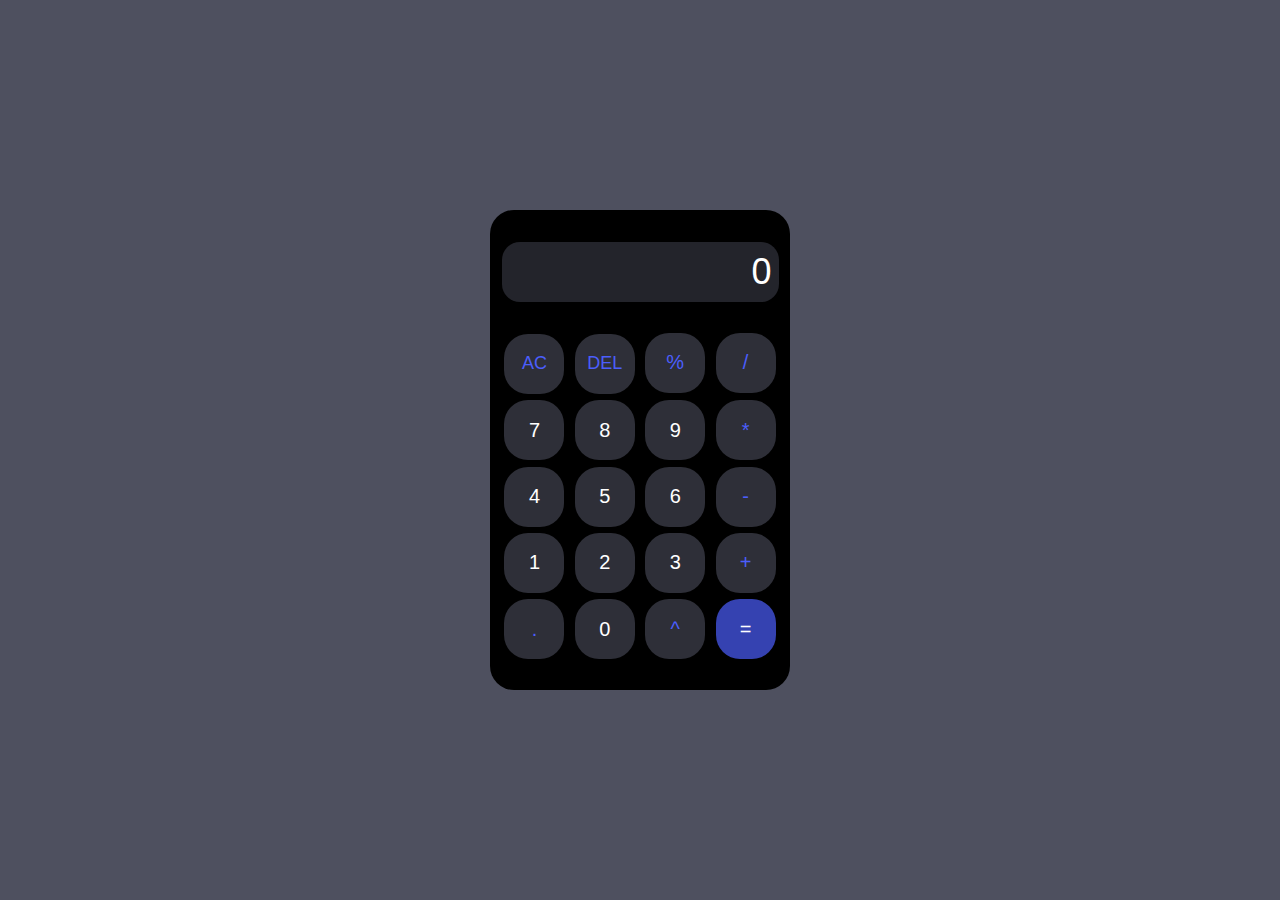
<file: calculator/index.html>
<!DOCTYPE html>
<html lang="en">
<head>
    <meta charset="UTF-8">
    <meta name="viewport" content="width=device-width, initial-scale=1.0">
    <title>Calculator</title>
    <link rel="stylesheet" href="styles.css">
</head>
<body>
    <div class="container">
        <input class="display" id="input" type="text" placeholder="0" readonly>
        <div class="button">
            <div class="r1">
                <button class="operator ac">AC</button>
                <button class="operator del">DEL</button>
                <button class="operator">%</button>
                <button class="operator">/</button>
            </div>
            <div class="r2">
                <button>7</button>
                <button>8</button>
                <button>9</button>
                <button class="operator">*</button>
            </div>
            <div class="r3">
                <button>4</button>
                <button>5</button>
                <button>6</button>
                <button class="operator">-</button>
            </div>
            <div class="r4">
                <button>1</button>
                <button>2</button>
                <button>3</button>
                <button class="operator">+</button>
            </div>
            <div class="r5">
                <button class="operator">.</button>
                <button>0</button>
                <button class="operator">^</button>
                <button class="equal">=</button>
            </div>
        </div>
    </div>
    <script src="script.js"></script>
</body>
</html>
</file>
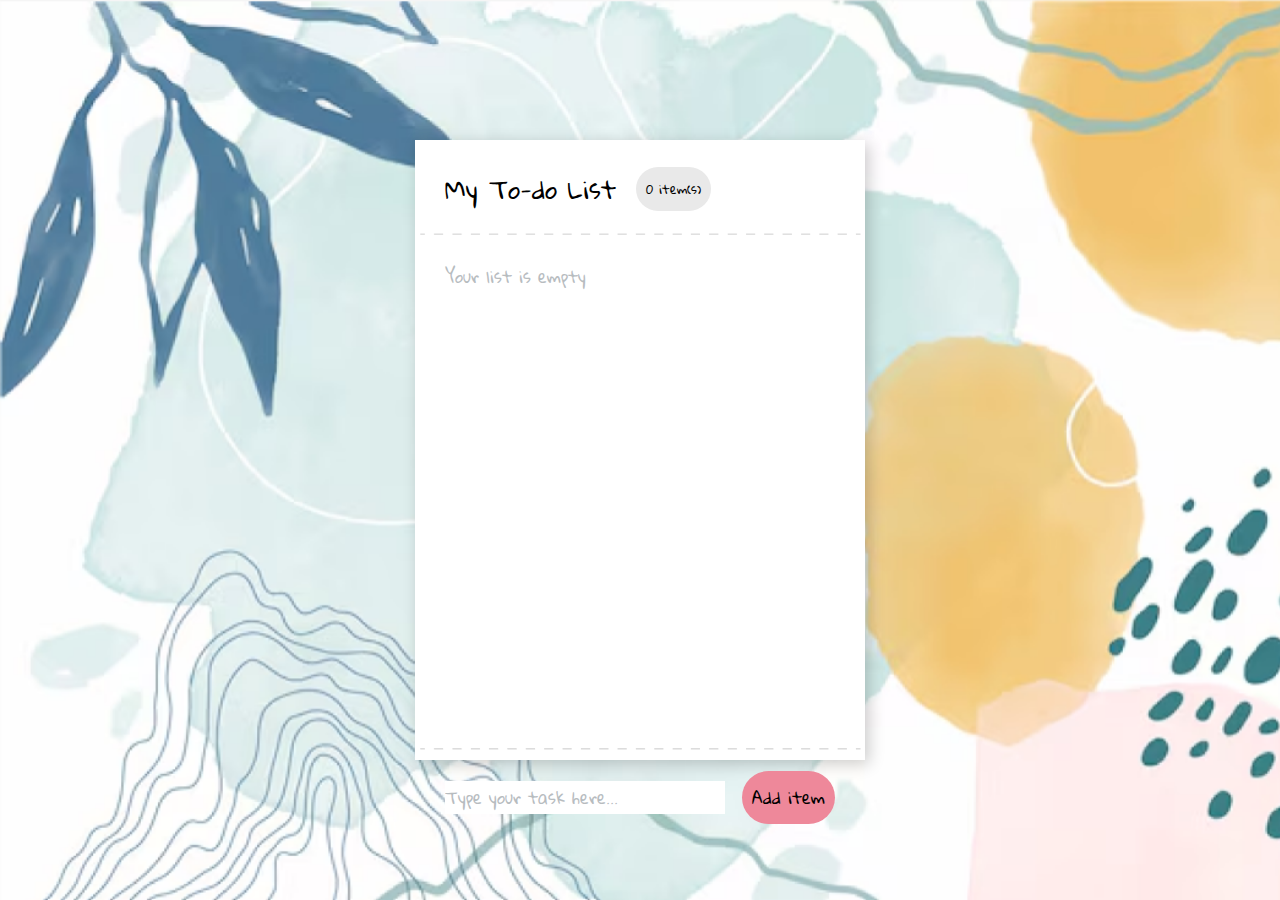
<file: todo web app/index.html>
<!DOCTYPE html>
<html lang="en">
<head>
    <meta charset="UTF-8">
    <meta name="viewport" content="width=device-width, initial-scale=1.0">
    <title>ToDo List</title>
    <link rel="preconnect" href="https://fonts.googleapis.com">
    <link rel="preconnect" href="https://fonts.gstatic.com" crossorigin>
    <link href="https://fonts.googleapis.com/css2?family=Gloria+Hallelujah&family=Poppins:ital,wght@0,100;0,200;0,300;0,400;0,500;0,600;0,700;0,800;0,900;1,100;1,200;1,300;1,400;1,500;1,600;1,700;1,800;1,900&display=swap" rel="stylesheet">
    <link rel="stylesheet" href="https://cdnjs.cloudflare.com/ajax/libs/font-awesome/6.5.2/css/all.min.css" integrity="sha512-SnH5WK+bZxgPHs44uWIX+LLJAJ9/2PkPKZ5QiAj6Ta86w+fsb2TkcmfRyVX3pBnMFcV7oQPJkl9QevSCWr3W6A==" crossorigin="anonymous" referrerpolicy="no-referrer" />
    <link rel="stylesheet" href="https://cdnjs.cloudflare.com/ajax/libs/font-awesome/6.0.0-beta3/css/all.min.css">
    <link rel="stylesheet" href="styles.css">
</head>
<body>
    <!-- <div class="hi">
        <pre>Helloo, </pre>
        <input type="text" id="name" placeholder="Name here">
    </div> -->
    <div class="page">
        <div class="header">
            <p class="heading" >My To-do List</p>
            <div class="count" id="tasks">
                <p><span class="num" >0</span>item(s)</p>
            </div>
            <img src="borderDash.png" alt="">
        </div>
        <div class="content">
            <p id="emptyList">Your list is empty</p>
            <ul class="listContainer">
                <!-- <li class="checked" >task 1</li>
                <li>task 2</li>
                <li>task 3</li> -->
            </ul>
        </div>
        <img class="border" src="borderDash.png" alt="">
        <div class="footer">
            <div class="input">
                <input id="wrapper-input" type="text" placeholder="Type your task here...">
                <button id="add-btn">Add item</button>
            </div>
        </div>
    </div>
    <p id="error" >Write something to add!</p>
    <script src="script.js"></script>
</body>
</html>
</file>
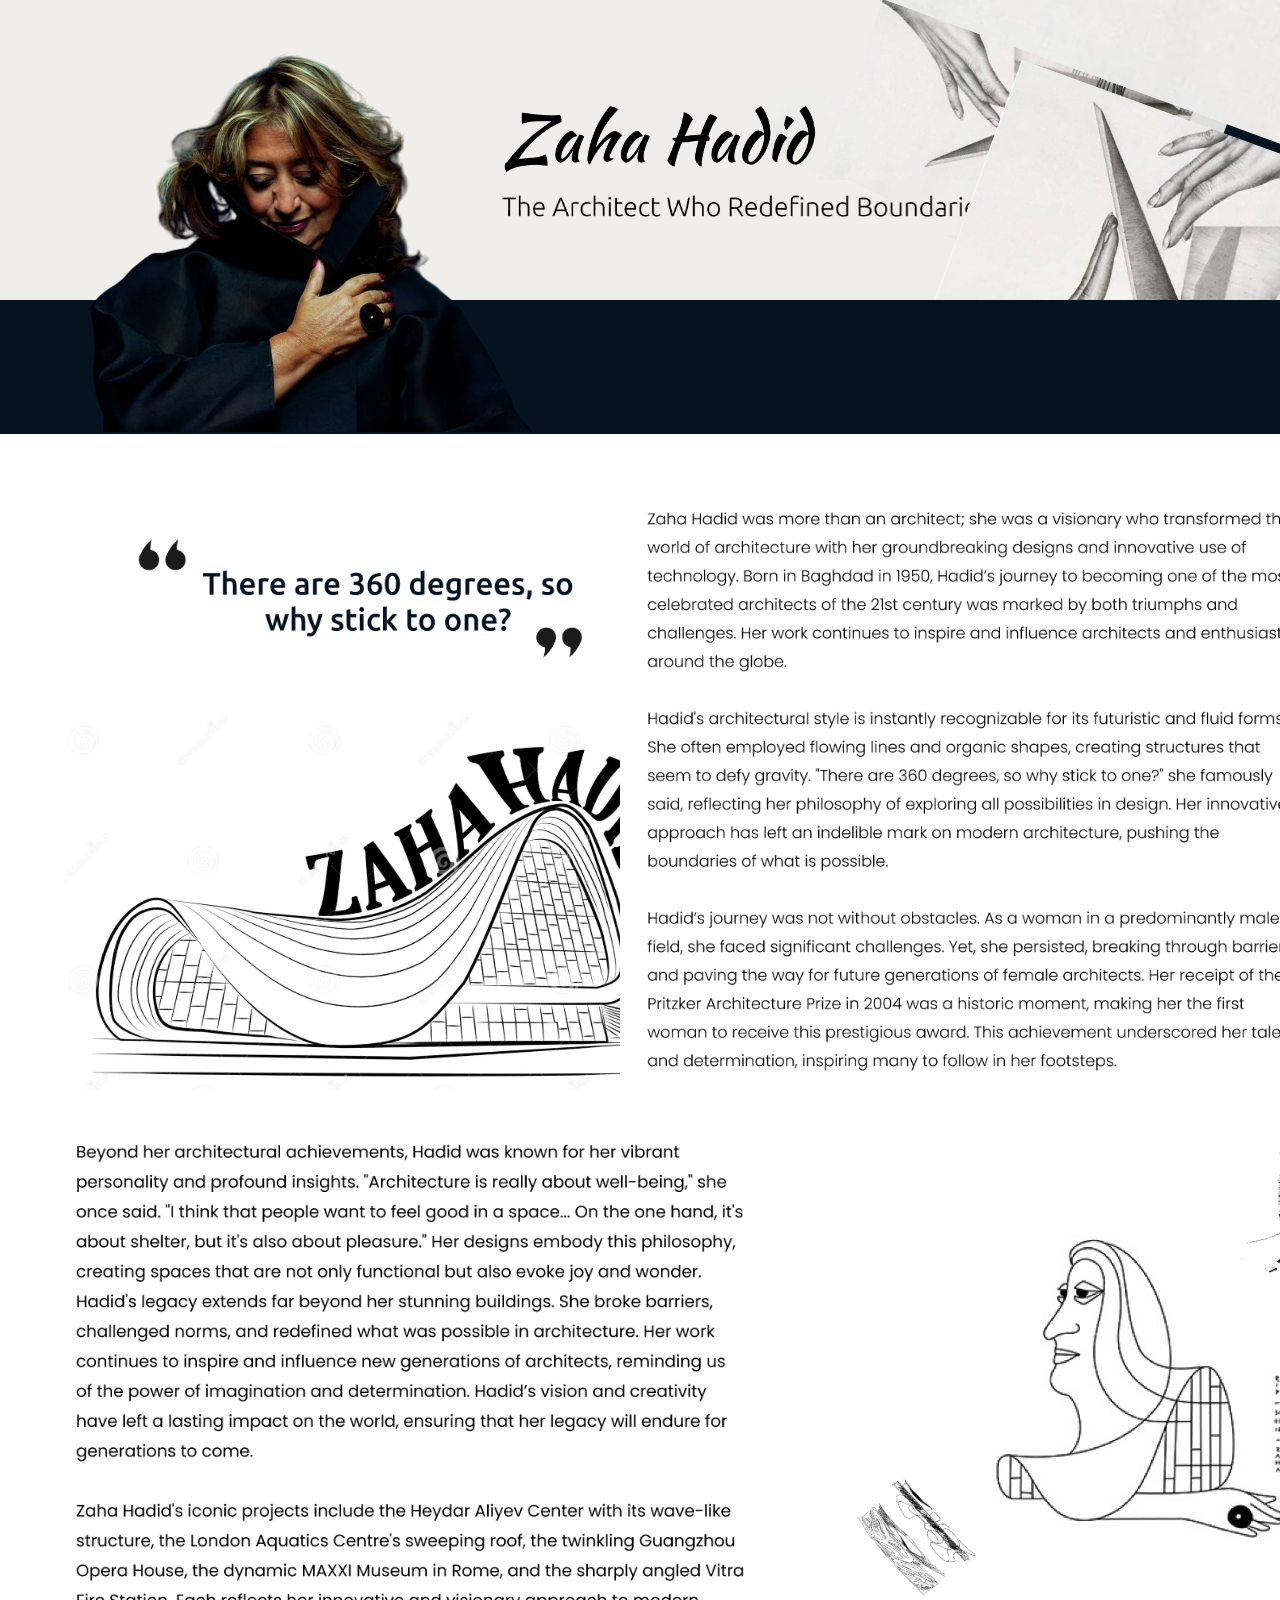
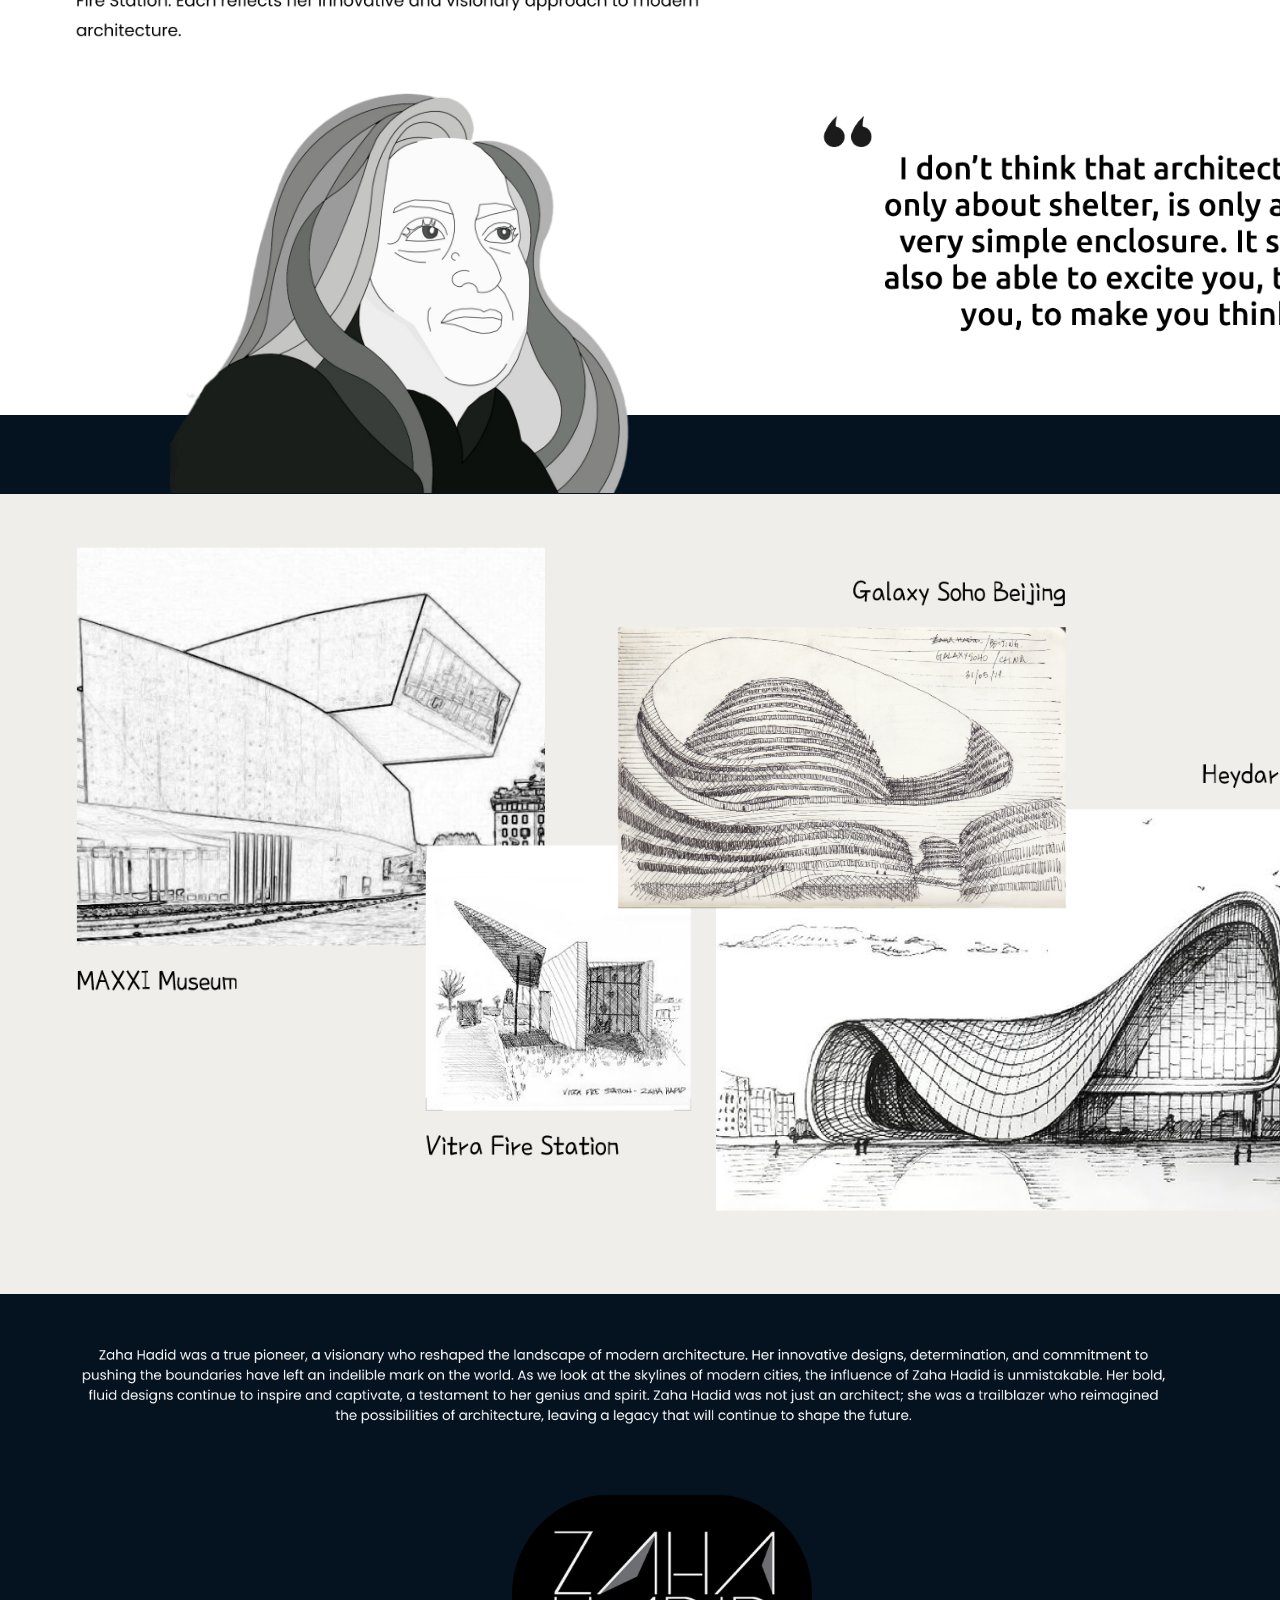
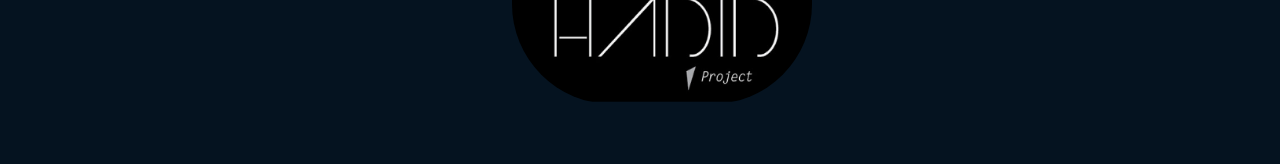
<file: tribute page/index.html>
<!DOCTYPE html>
<html lang="en">
<head>
    <meta charset="UTF-8">
    <meta name="viewport" content="width=device-width, initial-scale=1.0">
    <link href="https://fonts.googleapis.com/css2?family=Poppins:ital,wght@0,100;0,200;0,300;0,400;0,500;0,600;0,700;0,800;0,900;1,100;1,200;1,300;1,400;1,500;1,600;1,700;1,800;1,900&display=swap" rel="stylesheet">
    <link rel="preconnect" href="https://fonts.googleapis.com">
    <link rel="preconnect" href="https://fonts.gstatic.com" crossorigin>
    <link href="https://fonts.googleapis.com/css2?family=Gloria+Hallelujah&family=Kaushan+Script&family=Poppins:ital,wght@0,100;0,200;0,300;0,400;0,500;0,600;0,700;0,800;0,900;1,100;1,200;1,300;1,400;1,500;1,600;1,700;1,800;1,900&display=swap" rel="stylesheet">
    <title>Zaha Hadid Tribute Page</title>
    <link rel="stylesheet" href="styles.css">
</head>
<body>
    <div class="hero">
        <div class="hero1">
        </div>
        <div class="hero2">
            <!-- <div class="logo">
                <p>Zaha Hadid</p>
            </div> -->
            <div class="logoImage">
                <img src="logoImg.png" alt="">
            </div>
            <!-- <div class="desc">
                <p>The Architect Who Redefined Boundaries</p>
            </div> -->
            <div class="descImage">
                <img src="descImg.png" alt="">
            </div>
            <div class="blu"></div>
            <div class="archimg1">
                <!-- <img src="arch.jpg" alt=""> -->
            </div>
            <div class="archCrop"></div>
            <div class="plainCorner"></div>
        </div>
    </div>
    <div class="mainimg">
        <img src="ZHNB.png" alt="">
    </div>
    <div class="sec0"></div>
    <div class="sec1">
        <div class="sec1a">
            <!-- <pre>There are 360 degrees, so                       
                why stick to one? </pre> -->
            <img class="img1" src="q1Img.png" alt="">
            <img class="img2" src="img2.png" alt="">
        </div>
        <div class="sec1b">
            <!-- <p>Zaha Hadid was more than an architect; she was a visionary who transformed the world of architecture with her groundbreaking designs and innovative use of technology. Born in Baghdad in 1950, Hadid’s journey to becoming one of the most celebrated architects of the 21st century was marked by both triumphs and challenges. Her work continues to inspire and influence architects and enthusiasts around the globe.</p>
            <p>Hadid's architectural style is instantly recognizable for its futuristic and fluid forms. She often employed flowing lines and organic shapes, creating structures that seem to defy gravity. "There are 360 degrees, so why stick to one?" she famously said, reflecting her philosophy of exploring all possibilities in design. Her innovative approach has left an indelible mark on modern architecture, pushing the boundaries of what is possible.</p>
            <p>Hadid’s journey was not without obstacles. As a woman in a predominantly male field, she faced significant challenges. Yet, she persisted, breaking through barriers and paving the way for future generations of female architects. Her receipt of the Pritzker Architecture Prize in 2004 was a historic moment, making her the first woman to receive this prestigious award. This achievement underscored her talent and determination, inspiring many to follow in her footsteps.</p> -->
            <img src="text1Img.png" alt="">
        </div>
    </div>
    <div class="sec2">
        <div class="sec2a">
            <!-- <p>Beyond her architectural achievements, Hadid was known for her vibrant personality and profound insights. "Architecture is really about well-being," she once said. "I think that people want to feel good in a space... On the one hand, it's about shelter, but it's also about pleasure." Her designs embody this philosophy, creating spaces that are not only functional but also evoke joy and wonder.
            Hadid's legacy extends far beyond her stunning buildings. She broke barriers, challenged norms, and redefined what was possible in architecture. Her work continues to inspire and influence new generations of architects, reminding us of the power of imagination and determination. Hadid’s vision and creativity have left a lasting impact on the world, ensuring that her legacy will endure for generations to come.</p> -->
            <!-- <p>Zaha Hadid's iconic projects include the Heydar Aliyev Center with its wave-like structure, the London Aquatics Centre's sweeping roof, the twinkling Guangzhou Opera House, the dynamic MAXXI Museum in Rome, and the sharply angled Vitra Fire Station. Each reflects her innovative and visionary approach to modern architecture.</p> -->

            <img src="text2Img.png" alt="">
        </div>
        <div class="sec2b">
            <!-- <img class="img2a" src="abs2.jpg" alt="">
            <img class="img2b" src="abstractZH.png" alt="">
            <img class="img2c" src="abs1.jpg" alt=""> -->
            <img src="2imgWhole.png" alt="">
        </div>
    </div>
    <div class="sec3">
        <div class="sec3b">
            <!-- <p>I don’t think that architecture is only about shelter, is only about a very simple enclosure. It should also be able to excite you, to calm you, to make you think.</p> -->
            <img src="q2Img.png" alt="">
        </div>
    </div>
    <div class="mainimg2">
        <img src="drawnZHNB.png" alt="">
    </div>
    <div class="sec00"></div>
    <div class="sec4">
        <img src="sec4img.png" alt="">
    </div>
    <div class="sec5">
        <!-- <p>Zaha Hadid was a true pioneer, a visionary who reshaped the landscape of modern architecture. Her innovative designs, determination, and commitment to pushing the boundaries have left an indelible mark on the world. As we look at the skylines of modern cities, the influence of Zaha Hadid is unmistakable. Her bold, fluid designs continue to inspire and captivate, a testament to her genius and spirit. Zaha Hadid was not just an architect; she was a trailblazer who reimagined the possibilities of architecture, leaving a legacy that will continue to shape the future.</p> -->
        <img class="sec5img1" src="sec5textImg.png" alt="">
        <img class="sec5img2" src="nam.png" alt="">
    </div>
</body>
</html>
</file>
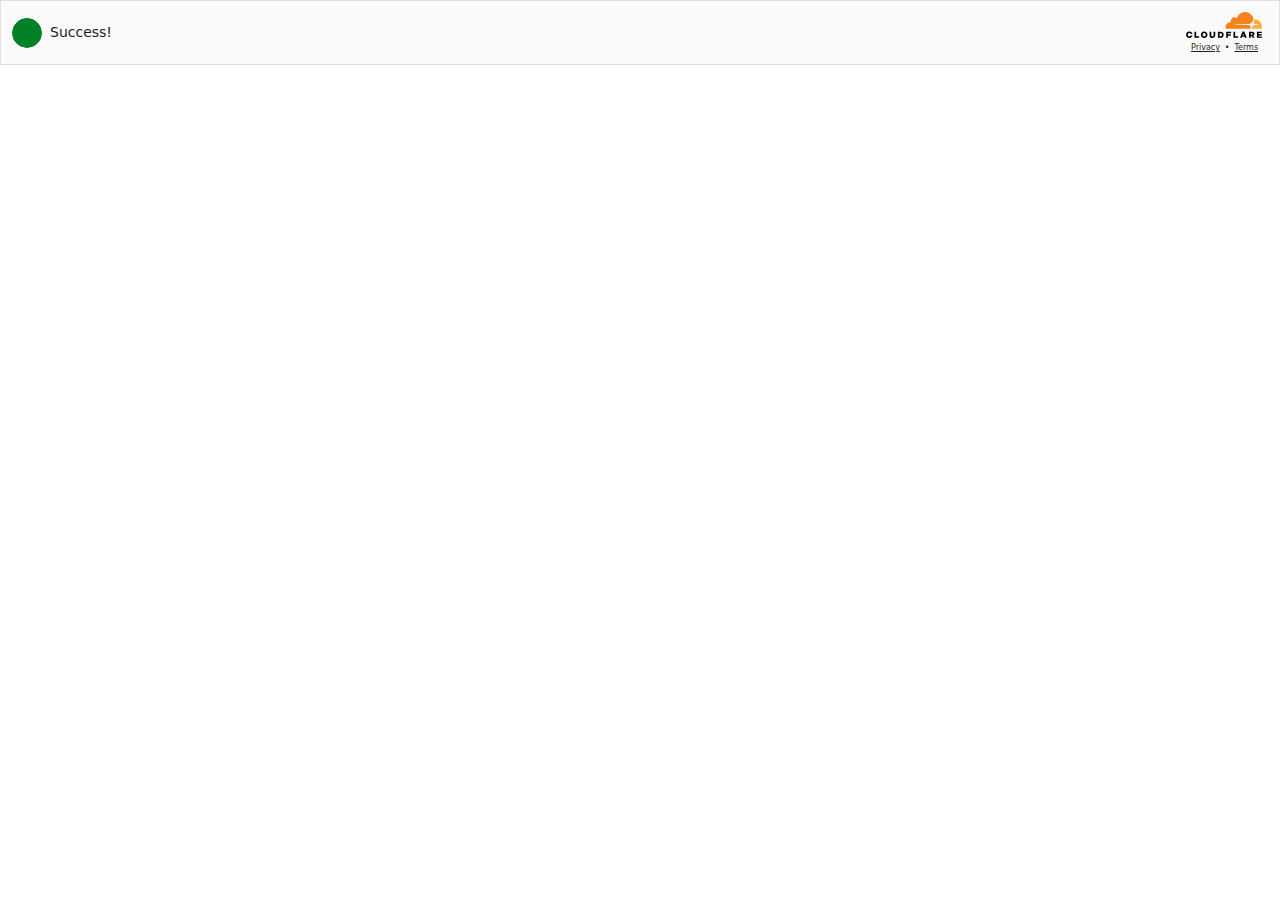
<file: tribute page/Instant Background Remover - Remove Bg for Free Online _ Photoroom_files/normal.html>
<!DOCTYPE html>
<!-- saved from url=(0136)https://challenges.cloudflare.com/cdn-cgi/challenge-platform/h/b/turnstile/if/ov2/av0/rcv0/0/rfa9g/0x4AAAAAAAApeO5gC2AwBbrW/light/normal -->
<html lang="en-US" class="lang-en-us"><head><meta http-equiv="Content-Type" content="text/html; charset=UTF-8">
    <meta http-equiv="X-UA-Compatible" content="IE=Edge,chrome=1">
    <meta name="robots" content="noindex, nofollow">
    <meta name="viewport" content="width=device-width, initial-scale=1, maximum-scale=1">
    <link rel="preload" href="https://challenges.cloudflare.com/cdn-cgi/challenge-platform/h/b/cmg/1/thCBy90zqmBonn2dYlU%2FD%2BMzVlbuUEXEmRt0jJlmUpg%3D" as="image">
    <title>Just a moment...</title>
    <style>@keyframes rotate {
  100% {
    transform: rotate(360deg);
  }
}
@keyframes stroke {
  100% {
    stroke-dashoffset: 0;
  }
}
@keyframes scale {
  0%, 100% {
    transform: none;
  }
  50% {
    transform: scale3d(1, 1, 1);
  }
}
@keyframes fill {
  100% {
    transform: scale(1);
  }
}
@keyframes fillfail {
  100% {
    box-shadow: inset 0 0 0 30px #c44d0e;
  }
}
@keyframes fillfail-offlabel {
  100% {
    box-shadow: inset 0 0 0 30px #1d1f20;
  }
}
@keyframes fillfail-offlabel-dark {
  100% {
    box-shadow: inset 0 0 0 30px #fff;
  }
}
@keyframes scale-up-center {
  0% {
    transform: scale(0.01);
  }
  100% {
    transform: scale(1);
  }
}
@keyframes unspin {
  40% {
    stroke-width: 1px;
    stroke-linecap: square;
    stroke-dashoffset: 192;
  }
  100% {
    stroke-width: 0;
  }
}
html {
  margin: 0;
  padding: 0;
  width: 100%;
  height: 100%;
  overflow: hidden;
}

body {
  margin: 0;
  background-color: #fff;
  padding: 0;
  width: 100%;
  height: 100%;
  overflow: hidden;
  line-height: 17px;
  color: #1d1f20;
  font-family: -apple-system, system-ui, blinkmacsystemfont, "Segoe UI", roboto, oxygen, ubuntu, "Helvetica Neue", arial, sans-serif;
  font-size: 14px;
  font-weight: 400;
  -webkit-font-smoothing: antialiased;
  font-style: normal;
}

h1 {
  margin: 16px 0;
  text-align: center;
  line-height: 1.25;
  color: #1d1f20;
  font-size: 16px;
  font-weight: 700;
}

p {
  margin: 8px 0;
  text-align: center;
  font-size: 20px;
  font-weight: 400;
}

#content {
  display: flex;
  align-items: center;
  justify-content: space-between;
  border: 1px solid #e0e0e0;
  background-color: #fafafa;
  height: 63px;
  user-select: none;
}

#challenge-stage {
  display: flex;
}

#branding {
  display: flex;
  flex-direction: column;
  margin: 0 16px 0 0;
  text-align: right;
}

#spinner-icon {
  display: flex;
  margin-right: 8px;
  width: 30px;
  height: 30px;
  animation: rotate 5s linear infinite;
}

#fail-icon {
  display: flex;
  margin-right: 8px;
  border-radius: 50%;
  box-shadow: inset 0 0 0 #c44d0e;
  width: 30px;
  height: 30px;
  animation: fillfail 0.4s ease-in-out 0.4s forwards, scale 0.3s ease-in-out 0.9s both;
  stroke-width: 6px;
  stroke: #f8f8f8;
  stroke-miterlimit: 10;
}

#success-icon {
  display: flex;
  margin-right: 8px;
  border-radius: 50%;
  box-shadow: inset 0 0 0 #038127;
  width: 30px;
  height: 30px;
  animation: scale-up-center 0.6s cubic-bezier(0.55, 0.085, 0.68, 0.53) both;
  stroke-width: 6px;
  stroke: #f8f8f8;
  stroke-miterlimit: 10;
}
#success-icon .p1 {
  stroke-dasharray: 242;
  stroke-dashoffset: 242;
  box-shadow: inset 0 0 0 #038127;
  animation: stroke 0.4s cubic-bezier(0.65, 0, 0.45, 1) forwards;
  animation-delay: 0.5s;
}

.success-circle {
  stroke-dashoffset: 0;
  stroke-width: 2;
  stroke-miterlimit: 10;
  stroke: #038127;
  fill: #038127;
}

.theme-dark #success-icon {
  box-shadow: inset 0 0 0 #0aa937;
}
.theme-dark #success-icon .p1 {
  box-shadow: inset 0 0 0 #0aa937;
}
.theme-dark .success-circle {
  stroke: #0aa937;
  fill: #0aa937;
}
.theme-dark #challenge-overlay {
  background-color: #222;
}
.theme-dark #challenge-overlay,
.theme-dark #challenge-error-text {
  color: #ffa299;
}
.theme-dark #challenge-overlay a,
.theme-dark #challenge-error-text a {
  color: #bbb;
}
.theme-dark #challenge-overlay a:visited, .theme-dark #challenge-overlay a:link,
.theme-dark #challenge-error-text a:visited,
.theme-dark #challenge-error-text a:link {
  color: #bbb;
}
.theme-dark #challenge-overlay a:hover, .theme-dark #challenge-overlay a:active, .theme-dark #challenge-overlay a:focus,
.theme-dark #challenge-error-text a:hover,
.theme-dark #challenge-error-text a:active,
.theme-dark #challenge-error-text a:focus {
  color: #949494;
}
.theme-dark .cb-lb .cb-i {
  border: 2px solid #dadada;
  background-color: #222;
}
.theme-dark .cb-lb input:focus ~ .cb-i, .theme-dark .cb-lb input:active ~ .cb-i {
  border: 2px solid #fbad41;
}
.theme-dark .cb-lb input:checked ~ .cb-i {
  background-color: #6d6d6d;
}
.theme-dark .cb-lb input:checked ~ .cb-i::after {
  border-color: #fbad41;
}
.theme-dark .offlabel #fail-icon {
  box-shadow: inset 0 0 0 #fff;
  animation: fillfail-offlabel-dark 0.4s ease-in-out 0.4s forwards, scale 0.3s ease-in-out 0.9s both;
}
.theme-dark h1 {
  color: #fff;
}
.theme-dark #challenge-error-title {
  color: #ffa299;
}
.theme-dark #challenge-error-title a {
  color: #bbb;
}
.theme-dark #challenge-error-title a:visited, .theme-dark #challenge-error-title a:link {
  color: #bbb;
}
.theme-dark #challenge-error-title a:hover, .theme-dark #challenge-error-title a:active, .theme-dark #challenge-error-title a:focus {
  color: #949494;
}
.theme-dark #terms {
  color: #bbb;
}
.theme-dark #terms a {
  color: #bbb;
}
.theme-dark #terms a:visited, .theme-dark #terms a:link {
  color: #bbb;
}
.theme-dark #terms a:hover, .theme-dark #terms a:active, .theme-dark #terms a:focus {
  color: #949494;
}
.theme-dark #content {
  border-color: #666;
  background-color: #222;
}
.theme-dark #qr {
  fill: rgb(243, 128, 32);
}
.theme-dark .logo-text {
  fill: #fff;
}
.theme-dark #fr-helper-link,
.theme-dark #fr-helper-loop-link {
  color: #bbb;
}
.theme-dark #fr-helper-link:visited, .theme-dark #fr-helper-link:link,
.theme-dark #fr-helper-loop-link:visited,
.theme-dark #fr-helper-loop-link:link {
  color: #bbb;
}
.theme-dark #fr-helper-link:active, .theme-dark #fr-helper-link:hover, .theme-dark #fr-helper-link:focus,
.theme-dark #fr-helper-loop-link:active,
.theme-dark #fr-helper-loop-link:hover,
.theme-dark #fr-helper-loop-link:focus {
  color: #949494;
}
.theme-dark #timeout-refresh-link,
.theme-dark #expired-refresh-link {
  color: #bbb;
}
.theme-dark #timeout-refresh-link:visited, .theme-dark #timeout-refresh-link:link,
.theme-dark #expired-refresh-link:visited,
.theme-dark #expired-refresh-link:link {
  color: #bbb;
}
.theme-dark #timeout-refresh-link:active, .theme-dark #timeout-refresh-link:hover, .theme-dark #timeout-refresh-link:focus,
.theme-dark #expired-refresh-link:active,
.theme-dark #expired-refresh-link:hover,
.theme-dark #expired-refresh-link:focus {
  color: #949494;
}
.theme-dark .overlay {
  border-color: #ffa299;
  color: #ffa299;
}

#challenge-error {
  margin: 0 8px;
}

#challenge-overlay {
  position: absolute;
  top: 0;
  z-index: 9999;
  background-color: #fafafa;
}

#challenge-overlay,
#challenge-error-text {
  text-align: center;
  line-height: 10px;
  color: #de1303;
  font-size: 9px;
}
#challenge-overlay a,
#challenge-error-text a {
  color: #1d1f20;
}
#challenge-overlay a:visited, #challenge-overlay a:link,
#challenge-error-text a:visited,
#challenge-error-text a:link {
  color: #1d1f20;
}
#challenge-overlay a:active, #challenge-overlay a:hover, #challenge-overlay a:focus,
#challenge-error-text a:active,
#challenge-error-text a:hover,
#challenge-error-text a:focus {
  color: #166379;
}

#logo {
  margin-bottom: 1px;
  height: 26px;
}

.failure-circle {
  stroke-dasharray: 166;
  stroke-dashoffset: 166;
  stroke-width: 2;
  stroke-miterlimit: 10;
  stroke: #c44d0e;
  fill: none;
  animation: stroke 0.6s cubic-bezier(0.65, 0, 0.45, 1) forwards;
}

.failure-cross {
  transform-origin: 50% 50%;
  stroke-dasharray: 48;
  stroke-dashoffset: 48;
  animation: stroke 0.3s cubic-bezier(0.65, 0, 0.45, 1) 0.8s forwards;
}

.cb-c {
  display: flex;
  align-items: center;
  margin-left: 11px;
  cursor: pointer;
  text-align: left;
}

.cb-lb {
  cursor: pointer;
  padding-left: 37px;
}
.cb-lb input {
  position: absolute;
  top: 20px;
  left: 18px;
  opacity: 0;
  z-index: 9999;
  cursor: pointer;
  width: 24px;
  height: 24px;
}
.cb-lb input:active ~ .cb-i {
  border: 2px solid #c44d0e;
}
.cb-lb input:active ~ span.cb-lb-t {
  text-decoration: underline;
}
.cb-lb input:focus ~ .cb-i {
  border: 2px solid #c44d0e;
}
.cb-lb input:focus ~ span.cb-lb-t {
  text-decoration: underline;
}
.cb-lb input:checked ~ .cb-i {
  transform: rotate(0deg) scale(1);
  opacity: 1;
  border-radius: 5px;
  background-color: white;
}
.cb-lb input:checked ~ .cb-i::after {
  top: 3px;
  left: 8px;
  transform: rotate(45deg) scale(1);
  border: solid #c44d0e;
  border-width: 0 4px 4px 0;
  border-radius: 0;
  width: 6px;
  height: 12px;
}
.cb-lb .cb-i {
  position: absolute;
  top: 20px;
  left: 18px;
  transition: all 0.1s ease-in;
  z-index: 9998;
  border: 2px solid #6d6d6d;
  border-radius: 3px;
  background: #fff;
  width: 24px;
  height: 24px;
  animation: scale-up-center 0.4s cubic-bezier(0.55, 0.085, 0.68, 0.53) both;
}
.cb-lb .cb-i::after {
  position: absolute;
  border-radius: 5px;
  content: "";
}

.size-compact {
  font-size: 13px;
}
.size-compact .cb-lb .cb-i {
  left: 15px;
}
.size-compact .cb-lb input {
  left: 15px;
}
.size-compact #content {
  display: flex;
  flex-flow: column nowrap;
  place-content: center center;
  align-items: center;
  height: 118px;
}
.size-compact .link-spacer {
  margin-right: 3px;
  margin-left: 3px;
}
.size-compact .cb-c {
  text-align: left;
}
.size-compact #logo {
  margin-top: 5px;
  margin-bottom: 0;
  height: 22px;
}
.size-compact .cb-container {
  margin-top: 3px;
  margin-left: 0;
}
.size-compact #branding {
  display: flex;
  flex-flow: row-reverse wrap;
  place-content: center flex-start;
  align-items: center;
  margin: 5px 16px 0;
  padding-right: 0;
  text-align: right;
}
.size-compact #terms {
  text-align: right;
}
.size-compact #qr {
  text-align: center;
}
.size-compact #challenge-error-title {
  margin-top: 3px;
  width: auto;
}
.size-compact #fail {
  display: flex;
  flex-flow: row nowrap;
  place-content: center space-evenly;
  align-items: center;
  visibility: visible;
  line-height: 13px;
  font-size: 11px;
}
.size-compact #fail-icon {
  margin-right: 4px;
  width: 25px;
  height: 25px;
}
.size-compact #timeout,
.size-compact #expired {
  margin-top: 9px;
  margin-left: 11px;
}
.size-compact #challenge-error {
  margin: 0 2px;
}

.cb-lb-t {
  display: flex;
  flex-flow: row-reverse nowrap;
  place-content: center flex-end;
  align-items: center;
  padding-left: 2px;
}

.rtl .cb-lb-t {
  padding-right: 2px;
  padding-left: 0;
}
.rtl #success-icon {
  left: 255px;
  margin-left: 8px;
}
.rtl #fail-icon {
  left: 255px;
  margin-left: 8px;
}
.rtl #spinner-icon {
  left: 255px;
  margin-left: 8px;
}
.rtl #timeout-icon,
.rtl #expired-icon {
  left: 255px;
  margin-left: 8px;
}
.rtl #branding {
  margin: 0 0 0 16px;
  padding-right: 0;
  padding-left: 0;
  width: 90px;
  text-align: center;
}
.rtl .size-compact #branding {
  padding-right: 0;
  padding-left: 0;
  text-align: center;
}
.rtl .size-compact #terms {
  text-align: center;
}
.rtl .size-compact #cf-stage {
  padding-right: 48px;
}
.rtl .size-compact #success-icon {
  left: 86px;
}
.rtl .size-compact #fail-icon {
  left: 86px;
}
.rtl .size-compact #spinner-icon {
  left: 86px;
}
.rtl .size-compact #timeout-icon,
.rtl .size-compact #expired-icon {
  left: 86px;
}
.rtl .size-compact #expired,
.rtl .size-compact #timeout {
  margin-top: 0;
  margin-left: 0;
}
.rtl .cb-lb {
  padding-right: 37px;
  padding-left: 0;
  text-align: right;
}
.rtl .cb-lb input {
  right: 18px;
}
.rtl .cb-lb input:checked ~ .cb-i::after {
  right: 8px;
}
.rtl .cb-lb .cb-i {
  right: 18px;
}
.rtl .cb-c {
  margin-right: 11px;
  margin-left: 0;
  text-align: right;
}
.rtl .cb-container {
  margin-left: 0;
}

#terms {
  display: flex;
  justify-content: space-evenly;
  line-height: 10px;
  color: #1d1f20;
  font-size: 8px;
  font-style: normal;
}
#terms a {
  text-decoration: underline;
  line-height: 10px;
  color: #1d1f20;
  font-size: 8px;
  font-weight: 400;
  font-style: normal;
}
#terms a:link, #terms a:visited {
  text-decoration: underline;
  line-height: 10px;
  color: #1d1f20;
  font-size: 8px;
  font-weight: 400;
  font-style: normal;
}
#terms a:hover, #terms a:focus, #terms a:active {
  text-decoration: underline;
  color: #166379;
}

#challenge-error-title {
  position: absolute;
  top: 0;
  margin: 5px 0;
  width: 200px;
  height: 55px;
  color: #de1303;
  font-size: 11px;
}
#challenge-error-title a {
  color: #1d1f20;
}
#challenge-error-title a:hover, #challenge-error-title a:focus, #challenge-error-title a:active {
  text-decoration: underline;
  color: #166379;
}
#challenge-error-title a:link, #challenge-error-title a:visited {
  color: #1d1f20;
}
#challenge-error-title .icon-wrapper {
  display: none;
}

.unspun .circle {
  animation: unspin 0.7s cubic-bezier(0.65, 0, 0.45, 1) forwards;
}

.circle {
  stroke-width: 3px;
  stroke-linecap: round;
  stroke: #038127;
  stroke-dasharray: 0, 100, 0;
  stroke-dashoffset: 200;
  stroke-miterlimit: 1;
  stroke-linejoin: round;
}

.main-wrapper {
  border-spacing: 0;
}

.p1 {
  fill: none;
  stroke: #fff;
}

.timeout-p1,
.expired-p1 {
  fill: none;
  stroke: #fff;
}

.offlabel .circle {
  stroke: #1d1f20;
}
.offlabel .success-circle {
  stroke: #1d1f20;
  fill: #1d1f20;
}
.offlabel .failure-circle {
  stroke: #1d1f20;
}
.offlabel #fail-icon {
  box-shadow: inset 0 0 0 #1d1f20;
  animation: fillfail-offlabel 0.4s ease-in-out 0.4s forwards, scale 0.3s ease-in-out 0.9s both;
}

.theme-dark.offlabel .circle {
  stroke: #fff;
}
.theme-dark.offlabel .success-circle {
  stroke: #fff;
  fill: #fff;
}
.theme-dark.offlabel .p1 {
  stroke: #000;
}
.theme-dark.offlabel .timeout-p1,
.theme-dark.offlabel .expired-p1 {
  stroke: #000;
}
.theme-dark.offlabel .failure-circle {
  stroke: #fff;
}
.theme-dark.offlabel .expired-circle,
.theme-dark.offlabel .timeout-circle {
  fill: #fff;
  stroke: #fff;
}

.expired-circle,
.timeout-circle {
  stroke-width: 3px;
  stroke-linecap: round;
  stroke: #6d6d6d;
  fill: #6d6d6d;
  stroke-linejoin: round;
}

#expired-icon,
#timeout-icon {
  display: flex;
  margin-right: 8px;
  box-shadow: inset 0 0 0 #6d6d6d;
  width: 30px;
  height: 30px;
  animation: scale 0.3s ease-in-out 0.9s both;
  stroke-width: 6px;
  stroke: #f8f8f8;
  stroke-miterlimit: 10;
}

.cb-container {
  display: flex;
  align-items: center;
  margin-left: 11px;
}

.logo-text {
  fill: #000;
}

#qr {
  fill: #1d1f20;
}
#qr svg {
  width: 40px;
  height: 40px;
}

body.theme-dark {
  background-color: #222;
  color: #fff;
}

#fr-helper-link,
#fr-helper-loop-link {
  display: block;
  color: #1d1f20;
}
#fr-helper-link:link, #fr-helper-link:visited,
#fr-helper-loop-link:link,
#fr-helper-loop-link:visited {
  display: block;
  color: #1d1f20;
}
#fr-helper-link:active, #fr-helper-link:hover, #fr-helper-link:focus,
#fr-helper-loop-link:active,
#fr-helper-loop-link:hover,
#fr-helper-loop-link:focus {
  color: #166379;
}

#expired-refresh-link,
#timeout-refresh-link {
  display: block;
  color: #1d1f20;
}
#expired-refresh-link:link, #expired-refresh-link:visited,
#timeout-refresh-link:link,
#timeout-refresh-link:visited {
  display: block;
  color: #1d1f20;
}
#expired-refresh-link:active, #expired-refresh-link:hover, #expired-refresh-link:focus,
#timeout-refresh-link:active,
#timeout-refresh-link:hover,
#timeout-refresh-link:focus {
  color: #166379;
}

html.rtl {
  direction: rtl;
}

.lang-es-es .cb-lb-t {
  width: 115px;
}
.lang-es-es #failure-msg {
  width: 153px;
}
.lang-es-es #fr-helper {
  font-size: 12px;
}
.lang-es-es .size-compact .cb-lb-t {
  width: 74px;
}
.lang-es-es .size-compact #failure-msg {
  width: 85px;
}

.lang-da-dk .cb-lb-t {
  width: 100px;
}
.lang-da-dk .size-compact .cb-lb-t {
  padding-right: 30px;
  width: 65px;
}

.lang-de-de #branding,
.lang-vi-vn #branding,
.lang-bg-bg #branding,
.lang-el-gr #branding,
.lang-sv-se #branding {
  display: flex;
  flex-direction: column;
  margin: 0 16px 0 0;
  padding-top: 5px;
  text-align: right;
}
.lang-de-de .size-compact #branding,
.lang-vi-vn .size-compact #branding,
.lang-bg-bg .size-compact #branding,
.lang-el-gr .size-compact #branding,
.lang-sv-se .size-compact #branding {
  display: flex;
  flex-flow: column nowrap;
  place-content: flex-end flex-start;
  align-items: flex-end;
  margin: 0;
  margin-top: 6px;
  margin-left: 16px;
  text-align: right;
}
.lang-de-de .size-compact .cb-lb-t,
.lang-vi-vn .size-compact .cb-lb-t,
.lang-bg-bg .size-compact .cb-lb-t,
.lang-el-gr .size-compact .cb-lb-t,
.lang-sv-se .size-compact .cb-lb-t {
  font-size: 10px;
}
.lang-de-de .size-compact #challenge-overlay,
.lang-de-de .size-compact #challenge-error-text,
.lang-vi-vn .size-compact #challenge-overlay,
.lang-vi-vn .size-compact #challenge-error-text,
.lang-bg-bg .size-compact #challenge-overlay,
.lang-bg-bg .size-compact #challenge-error-text,
.lang-el-gr .size-compact #challenge-overlay,
.lang-el-gr .size-compact #challenge-error-text,
.lang-sv-se .size-compact #challenge-overlay,
.lang-sv-se .size-compact #challenge-error-text {
  line-height: 10px;
  font-size: 9px;
}
.lang-de-de #terms,
.lang-vi-vn #terms,
.lang-bg-bg #terms,
.lang-el-gr #terms,
.lang-sv-se #terms {
  display: flex;
  flex-flow: column nowrap;
  justify-content: flex-end;
  line-height: 10px;
  font-style: normal;
}
.lang-de-de #terms .link-spacer,
.lang-vi-vn #terms .link-spacer,
.lang-bg-bg #terms .link-spacer,
.lang-el-gr #terms .link-spacer,
.lang-sv-se #terms .link-spacer {
  display: none;
}
.lang-de-de #challenge-error,
.lang-vi-vn #challenge-error,
.lang-bg-bg #challenge-error,
.lang-el-gr #challenge-error,
.lang-sv-se #challenge-error {
  margin: 8px 4px;
}

.lang-ja-jp #branding {
  display: flex;
  flex-direction: column;
  margin: 0 16px 0 0;
  padding-top: 5px;
  text-align: right;
}
.lang-ja-jp #terms {
  display: flex;
  flex-flow: column nowrap;
  justify-content: flex-end;
  line-height: 10px;
  font-style: normal;
}
.lang-ja-jp #terms .link-spacer {
  display: none;
}
.lang-ja-jp .cb-lb-t {
  font-size: 11px;
}
.lang-ja-jp .size-compact #challenge-overlay,
.lang-ja-jp .size-compact #challenge-error-text {
  line-height: 10px;
}

.lang-ru-ru #branding {
  display: flex;
  flex-direction: column;
  margin: 0 16px 0 0;
  padding-top: 5px;
  text-align: right;
}
.lang-ru-ru .size-compact #branding {
  display: flex;
  flex-flow: column nowrap;
  place-content: flex-end flex-start;
  align-items: flex-end;
  margin: 0;
  margin-top: 6px;
  margin-left: 16px;
  text-align: right;
}
.lang-ru-ru .size-compact #verifying-text {
  font-size: 10px;
}
.lang-ru-ru .size-compact .cb-lb-t {
  margin-left: 6px;
  font-size: 10px;
}
.lang-ru-ru .size-compact .cb-lb .cb-i {
  left: 11px;
}
.lang-ru-ru .size-compact .cb-lb input {
  left: 11px;
}
.lang-ru-ru .size-compact #challenge-overlay,
.lang-ru-ru .size-compact #challenge-error-text {
  line-height: 10px;
  font-size: 8px;
}
.lang-ru-ru #terms {
  display: flex;
  flex-flow: column nowrap;
  justify-content: flex-end;
  line-height: 10px;
  font-style: normal;
}
.lang-ru-ru #terms .link-spacer {
  display: none;
}
.lang-ru-ru #challenge-error {
  margin: 8px 4px;
}

.overlay {
  position: absolute;
  top: 5px;
  left: 5px;
  opacity: 0.9;
  z-index: 2147483647;
  border: 1px solid #de1303;
  background-color: white;
  padding: 2px;
  height: auto;
  line-height: 8px;
  color: #de1303;
  font-family: consolas, "Liberation Mono", courier, monospace;
  font-size: 8px;
}

.lang-it-it .size-compact #challenge-overlay,
.lang-it-it .size-compact #challenge-error-text {
  line-height: 10px;
  font-size: 9px;
}

.lang-id-id .size-compact #challenge-overlay,
.lang-id-id .size-compact #challenge-error-text {
  line-height: 10px;
}

@media (prefers-color-scheme: dark) {
  body.theme-auto {
    background-color: #222;
    color: #fff;
  }
  .theme-auto h1 {
    color: #fff;
  }
  .theme-auto #challenge-error-title {
    color: #ffa299;
  }
  .theme-auto #challenge-error-title a {
    color: #bbb;
  }
  .theme-auto #challenge-error-title a:visited, .theme-auto #challenge-error-title a:link {
    color: #bbb;
  }
  .theme-auto #challenge-error-title a:hover, .theme-auto #challenge-error-title a:focus, .theme-auto #challenge-error-title a:active {
    color: #949494;
  }
  .theme-auto #challenge-overlay {
    background-color: #222;
  }
  .theme-auto #challenge-overlay,
  .theme-auto #challenge-error-text {
    color: #ffa299;
  }
  .theme-auto #challenge-overlay a,
  .theme-auto #challenge-error-text a {
    color: #bbb;
  }
  .theme-auto #challenge-overlay a:visited, .theme-auto #challenge-overlay a:link,
  .theme-auto #challenge-error-text a:visited,
  .theme-auto #challenge-error-text a:link {
    color: #bbb;
  }
  .theme-auto #challenge-overlay a:hover, .theme-auto #challenge-overlay a:focus, .theme-auto #challenge-overlay a:active,
  .theme-auto #challenge-error-text a:hover,
  .theme-auto #challenge-error-text a:focus,
  .theme-auto #challenge-error-text a:active {
    color: #949494;
  }
  .theme-auto #terms {
    color: #bbb;
  }
  .theme-auto #terms a {
    color: #bbb;
  }
  .theme-auto #terms a:visited, .theme-auto #terms a:link {
    color: #bbb;
  }
  .theme-auto #terms a:hover, .theme-auto #terms a:focus, .theme-auto #terms a:active {
    color: #949494;
  }
  .theme-auto #temrs a:active {
    color: #949494;
  }
  .theme-auto #content {
    border-color: #666;
    background-color: #222;
  }
  .theme-auto #qr {
    fill: rgb(243, 128, 32);
  }
  .theme-auto .logo-text {
    fill: #fff;
  }
  .theme-auto .cb-lb input:checked ~ .cb-i {
    background-color: #6d6d6d;
  }
  .theme-auto .cb-lb input:checked ~ .cb-i::after {
    border-color: #fbad41;
  }
  .theme-auto .cb-lb input:active ~ .cb-i {
    border: 2px solid #fbad41;
  }
  .theme-auto .cb-lb input:focus ~ .cb-i {
    border: 2px solid #fbad41;
  }
  .theme-auto .cb-lb .cb-i {
    border: 2px solid #dadada;
    background-color: #222;
  }
  .theme-auto #success-icon {
    box-shadow: inset 0 0 0 #0aa937;
  }
  .theme-auto #success-icon .p1 {
    box-shadow: inset 0 0 0 #0aa937;
  }
  .theme-auto .success-circle {
    stroke: #0aa937;
    fill: #0aa937;
  }
  .theme-auto #fr-helper-link,
  .theme-auto #fr-helper-loop-link {
    color: #bbb;
  }
  .theme-auto #fr-helper-link:visited, .theme-auto #fr-helper-link:link,
  .theme-auto #fr-helper-loop-link:visited,
  .theme-auto #fr-helper-loop-link:link {
    color: #bbb;
  }
  .theme-auto #fr-helper-link:hover, .theme-auto #fr-helper-link:focus, .theme-auto #fr-helper-link:active,
  .theme-auto #fr-helper-loop-link:hover,
  .theme-auto #fr-helper-loop-link:focus,
  .theme-auto #fr-helper-loop-link:active {
    color: #949494;
  }
  .theme-auto #expired-refresh-link,
  .theme-auto #timeout-refresh-link {
    color: #bbb;
  }
  .theme-auto #expired-refresh-link:visited, .theme-auto #expired-refresh-link:link,
  .theme-auto #timeout-refresh-link:visited,
  .theme-auto #timeout-refresh-link:link {
    color: #bbb;
  }
  .theme-auto #expired-refresh-link:hover, .theme-auto #expired-refresh-link:focus, .theme-auto #expired-refresh-link:active,
  .theme-auto #timeout-refresh-link:hover,
  .theme-auto #timeout-refresh-link:focus,
  .theme-auto #timeout-refresh-link:active {
    color: #949494;
  }
  .theme-auto .overlay {
    border-color: #ffa299;
    color: #ffa299;
  }
}
/*# sourceMappingURL=[data-uri] */</style>
    <style>.WdPT2{background-image:url('/cdn-cgi/challenge-platform/h/b/cmg/1/thCBy90zqmBonn2dYlU%2FD%2BMzVlbuUEXEmRt0jJlmUpg%3D'); background-position: -1px -1px; background-repeat:no-repeat;}</style>
    
    <script>
        (function(){
            window._cf_chl_opt={
                cvId: '3',
                cZone: 'challenges.cloudflare.com',
                cTplV: 5,
                chlApivId: '0',
                chlApiWidgetId: 'rfa9g',
                chlApiSitekey: '0x4AAAAAAAApeO5gC2AwBbrW',
                chlApiMode: 'managed',
                chlApiSize: 'normal',
                chlApiRcV: '1/tQLO-891kd51BCz',
                chlApiTimeoutEncountered: 0,
                chlTimeoutMs: 120000,
                cK: "visitor-time",
                cType: 'chl_api_m',
                cNounce: '57454',
                cRay: '888d7c517b84a729',
                cHash: 'f9c5d3e3eefc90b',
                cFPWv: 'b',
                cLt: 'n',
                cRq: {
                    ru: 'aHR0cDovL2NoYWxsZW5nZXMuY2xvdWRmbGFyZS5jb20vY2RuLWNnaS9jaGFsbGVuZ2UtcGxhdGZvcm0vaC9iL3R1cm5zdGlsZS9pZi9vdjIvYXYwL3JjdjAvMC9yZmE5Zy8weDRBQUFBQUFBQXBlTzVnQzJBd0JiclcvbGlnaHQvbm9ybWFs',
                    ra: 'TW96aWxsYS81LjAgKFdpbmRvd3MgTlQgMTAuMDsgV2luNjQ7IHg2NCkgQXBwbGVXZWJLaXQvNTM3LjM2IChLSFRNTCwgbGlrZSBHZWNrbykgQ2hyb21lLzEyNS4wLjAuMCBTYWZhcmkvNTM3LjM2',
                    rm: 'R0VU',
                    d: 'wng1g94cbpr/BFYncadIP65e87p3IvH579VA0tsowQha3z5TyaidDYurBuWTLaxej7gcCTzb1IanknwZdba+BV9/K0jU/BphxwVyKWv3/[base64]/hYCu8DIaQVSf+ryIufirUNr0+kGb9IXazPOZVIKFh2n6gKhyhOoH/tr0JxHKU6BlLyHq2VTiOZznpUDfpVU9ggmlWYE+cIWXvgNQHPBetB2FcCMu+AN2FDObW6LmmL9du2WLYzULIGaL4i1zvrgxXtd2pknJN+5xOab2Av1oPmX2tjFBvS+s/wYHLJqCCYMSKgeRJGVCo698MmgoeEFxV7NpFNF+3VIlArTMTuj8H313VvaJXZsXUBqO4AXFMgb2k+kLx+e9Q1gGx1Sg/9xtCwh/ilzOsoDrHqePS5Ay+3Fgk+wjx7Qi2CxK5+TLJ8t/GujpVyk0Hc59f6zc8IGOoFqzI2UTmuHdhG+fjPQb+YHw2Jkk/FH2VaOkNQBLDBsOj/OGNtijKw9x16qPCpy1OBfyFh1rtY=',
                    t: 'MTcxNjU1NTgwNC40MDk=',
                    m: '/5feqhaRAj3Xui32nFQjnMtdStsW8ZZ9rc44oiQots4=',
                    i1: 'iDZo+iFnZSXrWvzrwmNYcQ==',
                    i2: 'vaITVvdN8bhEtFfsuSincA==',
                    uh: 'thCBy90zqmBonn2dYlU/D+MzVlbuUEXEmRt0jJlmUpg=',
                    hh: 'WCiLdNo2uN2aXsfJJhG2HFkP3bOo0fw8tsFAppLisvs=',
                    zh: '9D+zbxCfwBPyr1pF5Wb5E9kRItcGU2xCgzO1zGTKToQ=',
                },
                refresh: function(){
                    if(window['parent']){
                        window['parent'].postMessage({
                            source: 'cloudflare-challenge',
                            widgetId: 'rfa9g',
                            nextRcV: '1/tQLO-891kd51BCz',
                            event: 'reloadRequest',
                        }, "*");
                    }
                }
            };
            var handler = function(event) {
                var e = event.data;
                if (e.source && e.source === 'cloudflare-challenge' && e.event === 'meow' && e.widgetId === window._cf_chl_opt.chlApiWidgetId) {
                    if(window['parent']){
                        window['parent'].postMessage({
                            source: 'cloudflare-challenge',
                            widgetId: window._cf_chl_opt.chlApiWidgetId,
                            event: 'food',
                            seq: e.seq,
                        }, "*");
                    }
                }
            }
            if (window.addEventListener) {
                window.addEventListener('message', handler);
            } else {
                window.attachEvent('onmessage', handler);
            }
        }());
    </script>
    <script src="./v1"></script>
</head>
<body class="theme-light size-normal">
<div class="main-wrapper">
    <noscript>
        <h1 style="color:#bd2426;">Please turn JavaScript on and reload the page.</h1>
    </noscript>
    <div id="content" style="display: flex;" aria-live="polite" aria-atomic="true">
        <div id="challenge-stage" style="display:none;"></div>
        <div id="verifying" class="cb-container" style="display: none; visibility: hidden;">
            <svg id="spinner-icon" viewBox="0 0 30 30" fill="none" xmlns="http://www.w3.org/2000/svg" aria-hidden="true" class="unspun">
                <line x1="15" x2="15" y1="1.5" y2="5.5" class="circle"></line>
                <line x1="24.5459" x2="24.5459" y1="5.45405" y2="10.45405" transform="rotate(45 24.5459 5.45405)" class="circle"></line>
                <line x1="28.5" x2="28.5" y1="15" y2="20" transform="rotate(90 28.5 15)" class="circle"></line>
                <line x1="24.5459" x2="24.5459" y1="24.546" y2="29.546" transform="rotate(135 24.5459 24.546)" class="circle"></line>
                <line x1="15" x2="15" y1="28.5" y2="33.5" transform="rotate(180 15 28.5)" class="circle"></line>
                <line x1="5.4541" x2="5.4541" y1="24.5459" y2="29.5459" transform="rotate(-135 5.4541 24.5459)" class="circle"></line>
                <line x1="1.5" x2="1.5" y1="15" y2="20" transform="rotate(-90 1.5 15)" class="circle"></line>
                <line x1="5.45408" x2="5.45408" y1="5.45404" y2="10.45404" transform="rotate(-45 5.45408 5.45404)" class="circle"></line>
            </svg>
            <div id="verifying-msg">
                <span id="verifying-text">Verifying...</span>
                
            </div>
        </div>
        <div id="success" class="cb-container" style="display: flex; visibility: visible;" role="alert">
            <svg id="success-icon" xmlns="http://www.w3.org/2000/svg" viewBox="0 0 52 52" aria-hidden="true">
                <circle class="success-circle" cx="26" cy="26" r="25"></circle>
                <path class="p1" d="m13,26l9.37,9l17.63,-18"></path>
            </svg>
            <span id="success-text">Success!</span>
        </div>
        <div id="fail" class="cb-container" style="display:none" role="alert">
            <svg id="fail-icon" xmlns="http://www.w3.org/2000/svg" viewBox="0 0 52 52" aria-hidden="true">
                <circle class="failure-circle" cx="26" cy="26" r="25" fill="none"></circle>
                <path class="failure-cross" fill="none" d="M14.1 27.2 l24.124.2"></path>
            </svg>
            <div id="failure-msg">
                <span id="fail-text">Failure!</span>
                <br><span id="fr-helper"><a href="https://challenges.cloudflare.com/cdn-cgi/challenge-platform/h/b/turnstile/if/ov2/av0/rcv0/0/rfa9g/0x4AAAAAAAApeO5gC2AwBbrW/light/normal#refresh" id="fr-helper-link">Having trouble?</a></span>
            </div>
        </div>
        <div id="expired" class="cb-container" style="display:none" role="alert">
            <svg id="expired-icon" xmlns="http://www.w3.org/2000/svg" viewBox="0 0 52 52" aria-hidden="true">
                <circle class="expired-circle" cx="26" cy="26" r="25"></circle>
                <path class="expired-p1" d="m13,32l15,0l0,-23"></path>
            </svg>
            <div id="expiry-msg">
                <span id="expired-text">Expired.</span><a href="https://challenges.cloudflare.com/cdn-cgi/challenge-platform/h/b/turnstile/if/ov2/av0/rcv0/0/rfa9g/0x4AAAAAAAApeO5gC2AwBbrW/light/normal#refresh" id="expired-refresh-link">Refresh</a>
            </div>
        </div>
        <div id="timeout" class="cb-container" style="display:none" role="alert">
            <svg id="timeout-icon" xmlns="http://www.w3.org/2000/svg" viewBox="0 0 52 52" aria-hidden="true">
                <circle class="timeout-circle" cx="26" cy="26" r="25"></circle>
                <path class="timeout-p1" d="m13,32l15,0l0,-23"></path>
            </svg>
            <div id="timeout-msg">
                <span id="timeout-text">Timed out.</span><a href="https://challenges.cloudflare.com/cdn-cgi/challenge-platform/h/b/turnstile/if/ov2/av0/rcv0/0/rfa9g/0x4AAAAAAAApeO5gC2AwBbrW/light/normal#refresh" id="timeout-refresh-link">Refresh</a>
            </div>
        </div>
        <div id="challenge-error" class="cb-container" style="display:none" role="alert">
            <span id="challenge-error-text"></span>
        </div>
        <div id="branding">
            <a class="cf-link" target="_blank" href="https://www.cloudflare.com/products/turnstile/?utm_source=turnstile&amp;utm_campaign=widget" rel="noopener noreferrer">
                <svg role="img" aria-label="Cloudflare" id="logo" viewBox="0 0 74 25" fill="none" xmlns="http://www.w3.org/2000/svg">
                    <path d="M61.8848 15.7841L62.0632 15.1578C62.2758 14.4126 62.1967 13.7239 61.8401 13.2178C61.5118 12.7517 60.9649 12.4773 60.3007 12.4453L47.7201 12.2836C47.6811 12.2829 47.6428 12.2728 47.6083 12.2542C47.5738 12.2356 47.5442 12.209 47.5217 12.1766C47.4996 12.1431 47.4856 12.1049 47.4807 12.0649C47.4758 12.025 47.4801 11.9844 47.4933 11.9465C47.5149 11.8839 47.5541 11.8291 47.6061 11.7888C47.658 11.7486 47.7204 11.7247 47.7856 11.72L60.4827 11.5566C61.9889 11.4864 63.6196 10.2462 64.1905 8.73372L64.9146 6.81361C64.9443 6.73242 64.951 6.64444 64.9341 6.55957C64.112 2.80652 60.8115 0 56.8652 0C53.2293 0 50.1421 2.38158 49.0347 5.69186C48.2864 5.12186 47.3535 4.85982 46.4228 4.95823C44.6785 5.13401 43.276 6.55928 43.1034 8.32979C43.059 8.77189 43.0915 9.21845 43.1992 9.64918C40.3497 9.73347 38.0645 12.1027 38.0645 15.0151C38.0649 15.2751 38.0838 15.5347 38.1212 15.7919C38.1294 15.8513 38.1584 15.9057 38.2029 15.9452C38.2474 15.9847 38.3044 16.0067 38.3635 16.0071L61.5894 16.0099C61.5916 16.0101 61.5938 16.0101 61.596 16.0099C61.6616 16.0088 61.7252 15.9862 61.7772 15.9455C61.8293 15.9049 61.867 15.8483 61.8848 15.7841Z" fill="#F6821F"></path>
                    <path d="M66.0758 6.95285C65.9592 6.95285 65.843 6.95582 65.7274 6.96177C65.7087 6.96312 65.6904 6.96719 65.6729 6.97385C65.6426 6.98437 65.6152 7.00219 65.5931 7.02579C65.5711 7.04939 65.555 7.07806 65.5462 7.10936L65.0515 8.84333C64.8389 9.58847 64.918 10.2766 65.2749 10.7827C65.6029 11.2494 66.1498 11.5233 66.814 11.5552L69.4959 11.7186C69.5336 11.7199 69.5705 11.73 69.6037 11.7483C69.6369 11.7666 69.6654 11.7925 69.687 11.8239C69.7092 11.8576 69.7234 11.896 69.7283 11.9363C69.7332 11.9765 69.7288 12.0173 69.7153 12.0555C69.6937 12.118 69.6546 12.1727 69.6028 12.2129C69.5509 12.2531 69.4887 12.2771 69.4236 12.2819L66.6371 12.4453C65.1241 12.5161 63.4937 13.7558 62.9233 15.2682L62.722 15.8022C62.7136 15.8245 62.7105 15.8486 62.713 15.8724C62.7155 15.8961 62.7236 15.9189 62.7365 15.9389C62.7495 15.9589 62.7669 15.9755 62.7874 15.9873C62.8079 15.9991 62.8309 16.0058 62.8544 16.0068C62.8569 16.0068 62.8592 16.0068 62.8618 16.0068H72.4502C72.506 16.0073 72.5604 15.9893 72.6051 15.9554C72.6498 15.9216 72.6823 15.8739 72.6977 15.8195C72.8677 15.2043 72.9535 14.5684 72.9529 13.9296C72.9517 10.0767 69.8732 6.95285 66.0758 6.95285Z" fill="#FBAD41"></path>
                    <path class="logo-text" d="M8.11963 18.8904H9.75541V23.4254H12.6139V24.8798H8.11963V18.8904Z"></path>
                    <path class="logo-text" d="M14.3081 21.9023V21.8853C14.3081 20.1655 15.674 18.7704 17.4952 18.7704C19.3164 18.7704 20.6653 20.1482 20.6653 21.8681V21.8853C20.6653 23.6052 19.2991 24.9994 17.4785 24.9994C15.6578 24.9994 14.3081 23.6222 14.3081 21.9023ZM18.9958 21.9023V21.8853C18.9958 21.0222 18.3806 20.2679 17.4785 20.2679C16.5846 20.2679 15.9858 21.0038 15.9858 21.8681V21.8853C15.9858 22.7484 16.6013 23.5025 17.4952 23.5025C18.3973 23.5025 18.9958 22.7666 18.9958 21.9023Z"></path>
                    <path class="logo-text" d="M22.6674 22.253V18.8901H24.3284V22.2191C24.3284 23.0822 24.7584 23.4939 25.4159 23.4939C26.0733 23.4939 26.5034 23.1003 26.5034 22.2617V18.8901H28.1647V22.2093C28.1647 24.1432 27.0772 24.9899 25.3991 24.9899C23.7211 24.9899 22.6674 24.1268 22.6674 22.2522"></path>
                    <path class="logo-text" d="M30.668 18.8907H32.9445C35.0526 18.8907 36.275 20.1226 36.275 21.8508V21.8684C36.275 23.5963 35.0355 24.88 32.911 24.88H30.668V18.8907ZM32.97 23.4076C33.9483 23.4076 34.597 22.8609 34.597 21.8928V21.8759C34.597 20.9178 33.9483 20.3614 32.97 20.3614H32.3038V23.4082L32.97 23.4076Z"></path>
                    <path class="logo-text" d="M38.6525 18.8904H43.3738V20.3453H40.2883V21.3632H43.079V22.7407H40.2883V24.8798H38.6525V18.8904Z"></path>
                    <path class="logo-text" d="M45.65 18.8904H47.2858V23.4254H50.1443V24.8798H45.65V18.8904Z"></path>
                    <path class="logo-text" d="M54.4187 18.8475H55.9949L58.5079 24.8797H56.7541L56.3238 23.8101H54.047L53.6257 24.8797H51.9058L54.4187 18.8475ZM55.8518 22.5183L55.1941 20.8154L54.5278 22.5183H55.8518Z"></path>
                    <path class="logo-text" d="M60.6149 18.8901H63.4056C64.3083 18.8901 64.9317 19.13 65.328 19.5406C65.6742 19.883 65.8511 20.3462 65.8511 20.9357V20.9526C65.8511 21.8678 65.3691 22.4754 64.6369 22.7919L66.045 24.88H64.1558L62.9671 23.0658H62.2507V24.88H60.6149V18.8901ZM63.3299 21.7654C63.8864 21.7654 64.2071 21.4915 64.2071 21.0551V21.0381C64.2071 20.5674 63.8697 20.328 63.3211 20.328H62.2507V21.7665L63.3299 21.7654Z"></path>
                    <path class="logo-text" d="M68.2112 18.8904H72.9578V20.3024H69.8302V21.209H72.6632V22.5183H69.8302V23.4683H73V24.8798H68.2112V18.8904Z"></path>
                    <path class="logo-text" d="M4.53824 22.6043C4.30918 23.13 3.82723 23.5022 3.18681 23.5022C2.29265 23.5022 1.67746 22.7493 1.67746 21.8851V21.8678C1.67746 21.0047 2.27593 20.2676 3.1698 20.2676C3.84367 20.2676 4.35681 20.6882 4.5734 21.2605H6.29764C6.02151 19.8349 4.78716 18.7707 3.18681 18.7707C1.36533 18.7707 0 20.1666 0 21.8851V21.9021C0 23.6219 1.3486 25 3.1698 25C4.72762 25 5.94525 23.9764 6.26645 22.6046L4.53824 22.6043Z"></path>
                </svg>
            </a>
            <div id="terms">
                <a id="privacy-link" target="_blank" rel="noopener noreferrer" href="https://www.cloudflare.com/privacypolicy/">Privacy</a><span class="link-spacer"> • </span><a id="terms-link" target="_blank" rel="noopener noreferrer" href="https://www.cloudflare.com/website-terms/">Terms</a>
            </div>
        </div>
    </div>
</div>

</body></html>
</file>
<file: calculator/styles.css>
* {
    margin: 0;
    padding: 0;
}

body {
    height: 100vh;
    background-color: #4E505F;
    /* background-color: #2E2F38; */
    display: flex;
    justify-content: center;
    align-items: center;
}


.container {
    width: 300px;
    height: 480px;
    background-color: black;
    display: flex;
    justify-content: center;
    flex-wrap: wrap;
    border-radius: 24px;
}


input {
    width: 270px;
    height: 60px;
    border: none;
    /* background-color: #4E505F; */
    background-color: rgba(78, 80, 95, 0.45);
    /* box-shadow: inset 0px 0px 8px rgba(0, 0, 0, 0.6) ; */
    color: white;
    font-size: 36px;
    margin: 2rem 1rem 0rem 1rem;
    border-radius: 18px;
    text-align: right;
    padding-right: 7px;
}

input::placeholder {
    color: white;
}

.button {
    /* background-color: aqua; */
    width: 280px;
    height: 360px;
    display: flex;
    flex-wrap: wrap;
    align-content: center;
    justify-content: space-evenly;
}

button {
    width: 60px;
    height: 60px;
    background-color: #2E2F38;
    color: white;
    font-size: 20px;
    margin: 0.2rem;
    border-radius: 24px;
    border: none;
}

button:hover {
    cursor: pointer;
    /* background-color: #4B5EFC; */
    background-color: rgb(75, 94, 252, 0.7);
}

.operator:hover {
    color: white;
}

.operator {
    color: #4B5EFC;
}

.equal {
    /* background-color: #4B5EFC; */
    background-color: rgb(75, 94, 252, 0.7);
}

.ac, .del {
    font-size: 18px;
}
</file>
<file: todo web app/styles.css>
* {
    padding: 0;
    margin: 0;
    font-family: 'Gloria Hallelujah';
}

body {
    display: flex;
    background-image: url(back6.png);
    background-size: cover;
    justify-content: center;
    align-items: center;
    height: 100vh;
}

.hi {
    display: flex;
    position: absolute;
    top: 80px;
    /* right: 90px; */
    left: 0px;
    /* width: 400px; */
    font-size: 30px;
    /* background-color: rgba(238, 136, 154, 1); */
    padding-left: 40px;
    border-radius: 30px;
    
}

.hi input {
    /* background-color: rgb(255, 255, 255, 0); */
    background-color: rgba(255, 255, 255, 0);
    border: none;
    font-size: 30px;
    /* color: white; */
    /* color: black; */
    outline: none;
    width: 160px;
}

.hi input::placeholder {
    color: rgba(0, 0, 0, 0.5);
    font-weight: lighter;
}

.page {
    width: 450px;
    height: 620px;
    background-color: white;
    box-shadow: 4px 4px 15px rgba(0, 0, 0, 0.2);
}

.header {
    display: flex;
    height: 100px;
    /* background-color: aqua; */
    align-items: center;
    padding-left: 30px;
    padding-top: 10px;
    flex-wrap: wrap;
}

.heading {
    margin-top: 10px;
    font-size: 24px;
}

.count {
    display: flex;
    justify-content: space-evenly;
    margin-top: 10px;
    margin-left: 20px;
    background-color: rgba(233, 233, 233, 1);
    border-radius: 32px;
    padding: 10px;
    font-size: 12px;
}

.num {
    margin-right: 6px;
}

.header img {
    position: relative;
    width: 450px;
    right: 30px;
}

.content {
    padding-right: 30px;
}

.content p{
    padding-top: 10px;
    padding-left: 30px;
    color: rgba(183, 188, 191, 1);
    position: relative;
    /* display: none; */
}

.task {
    margin-left: 30px;
    margin-top: 20px;
    display: grid;
    grid-template-columns: 0.6fr 10fr 0.8fr 0.8fr;
    gap: 1rem;
}


.task input[type = "checkbox"] {
    position: relative;
    appearance: none;
    height: 20px;
    width: 20px;
    border-radius: 30%;
    border: 1px solid rgba(183, 188, 191, 1);
}

.task input[type = "checkbox"]:checked {
    /* background-color: rgba(238, 136, 154, 1); */
    background-color: rgba(255, 238, 238, 1);
    border-color: rgba(255, 238, 238, 1);
    /* border-color: rgba(183, 188, 191, 1); */
    /* border-color: rgba(238, 136, 154, 1); */
}

.task input[type = "checkbox"]:checked:before {
    position: absolute;
    content: "\f00c";
    padding: 3px;
    /* color: white; */
    color: rgba(238, 136, 154, 1);
    font-size: 0.8rem;
    font-family: "Font Awesome 5 Free";
    font-weight: 900;
}

.task span {
    font: 0.9em;
    font-weight: 400;
    word-break: break-all;
}

.task button {
    /* color: white; */
    color: rgba(89, 129, 152, 1);
    width: 100%;
    /* padding: 1em 0; */
    border-radius: 0.5em;
    border: none;
    cursor: pointer;
    outline: none;
}

.task .edit {
    /* background-color: rgba(238, 136, 154, 1); */
    background-color: white;
    color: rgba(238, 200, 126, 1);
    display: none;
}

.delete {
    background-color: white;
    display: none;
}

.task:hover button {
    display: inline-block;
}

.completed {
    /* text-decoration: line-through; */
    color: rgba(183, 188, 191, 1);
}


.border {
    position: absolute;
    bottom: 140px;
    width: 450px;

}

.footer {
    position: relative;
    display: flex;
    flex-direction: column;
    justify-content: center;
    position: absolute;
    height: 100px;
    bottom: 50px;
}

.input input {
    margin-left: 30px;
    width: 280px;
    margin-right: 10px;
    margin-bottom: 10px;
    border: none;
    outline: none;
    font-size: 16px;
}

input::placeholder {
    color: rgba(183, 188, 191, 1);
}

.input button {
    padding: 10px ;
    margin-bottom: 5px;
    background-color: rgba(238, 136, 154, 1);
    border: none;
    font-size: 16px;
    border-radius: 48px;
    cursor: pointer;
}

#error {
    position: absolute;
    width: 180px;
    height: 30px;
    background-color: white;
    bottom: 20px;
    left: 575px;
    font-size: 14px;
    padding-left: 10px;
    border-radius: 30px;
    color: rgba(238, 136, 154, 1);
    display: none;
}
</file>
<file: tribute page/styles.css>
* {
    /* top: 0px; */
    /* left: 0px; */
    margin: 0px;
}

.hero {
    /* background-color:#EFEEEA; */
    width: 100%;
    height: 300px;
    position: absolute;
    display: flex;
    overflow: hidden;
    /* z-index: 2; */
}

.hero1 {
    background-color:#EFEEEA; 
    width: 75%;
    height: 300px;
    position: absolute;
    background-size: cover; 
    /* z-index: 1;   */
}

.mainimg img {
    position: absolute;
    top: 32px;
    left: -80px;
    height: 400px; 
    /* overflow: hidden; */
    z-index: 2;  
}

.hero2 {
    background-color: #051320;
    width: 50%;
    height: 300px;
    margin-left: 50%; 
    overflow: hidden;
}

.blu {
    position: absolute;
    background-color: #051320;
    left: 72%;
    width: 50px;
    height: 20px;
    /* z-index: 5; */

}

@font-face {
    font-family: "kaushan-script";
    src: url("kaushan-script.zip");
  }


.logo {
    font-size: 60px;
    /* font-family: kaushan script; */
    /* font-family: Cambria, Cochin, Georgia, Times, 'Times New Roman', serif; */
    font-family: "kaushan-script";
    position: absolute;
    left: 500px;
    top: 121px;
}

.logoImage img {
    position: absolute;
    width: 350px;
    height: 96px;
    left: 490px;
    top: 90px;
}

.desc {
    font-size: 30px;
    /* font-family: Quicksand;   */
    font-weight: lighter;
    position: absolute;
    left: 500px;
    top: 200px;
    /* z-index: 1; */
}

.descImage img {
    position: absolute;
    width: 513px;
    height: 55px;
    left: 490px;
    top: 180px;
    z-index: 1;
}

.archimg1 {
    background-image: url(arch.jpg);
    width: 366px;   
    height: 274px;
    position: absolute;
    /* left: 890px;
    top: -30px; */
    left: 850px;
    top: -15px;
    background-size: cover;
    /* transform: rotate(210deg); */
    transform: rotate(200deg);
}

.archCrop {
    background-image: url(archCrop.png);
    width: 274px;
    height: 366px;
    position: absolute;
    /* right: -15px; */
    right: -4px; 
    /* top: 80px; */
    top: 68px;
    /* top: 112px; */
    background-size: cover;
    transform: rotate(-70deg);
    /* top: 90px;
    transform: rotate(-70deg); */
    z-index: 1;
}

.plainCorner {
    /* background-color: #EFEEEA; */
    background-image: url(arch.jpg);
    position: absolute;
    width: 985px;
    height: 737px;
    /* right: -740px;
    top: -453px; */
    right: -682px;
    top: -548px;
    background-size: cover;
    transform: rotate(200deg);

}


.sec0 {
    position: absolute;
    top: 300px;
    width: 100%;
    height: 134px;
    background-color: #051320;
    z-index: 1;
}

.sec1 {
    position: absolute;
    background-color: white;
    top: 434px;
    width: 100%;
    height: 1400px;
    overflow: hidden;
    /* z-index: 4; */
}

.sec1a {
    position: absolute;
    /* background-color: white; */
    left: 5%;
    width: 45%;
    height: 700px;
}

/* .sec1a pre {
    font-size: 30px;
    position: absolute;
    left: -10%;
    text-align: center;
    font-weight: bold;
    top: 100px;
} */

.img1 {
    position: absolute;
    width: 500px;
    left: 50px;
    top: 80px;
}

.img2 {
    position: absolute;
    width: 640px;
    top: 255px;
    left: 0px;
}

.sec1b {
    position: absolute;
    /* background-color: white; */
    left: 50%;
    width: 45%;
    height: 700px;
}

/* .sec1b p {
    position: relative;
    top: 20px;
    line-height: 30px;
    margin-top: 20px;
} */

.sec1b img {
    position: absolute;
    width: 710px;
    margin-top: 40px;
    left: -20px;
    /* z-index: 2; */
}

.sec2 {
    position: absolute;
    background-color: white;
    top: 1134px;
    width: 100%;
    height: 550px;
    overflow: hidden;
}

.sec2a img{
    position: absolute;
    width: 710px;
    margin-top: -15px;
    left: 4%;
}

/* .img2a {
    position: absolute;
    width: 100px;
    left: 1300px;
    top: 100px;
}

.img2b {
    position: absolute;
    width: 500px;
    left: 950px;
    top: 150px;

}

.img2c {
    position: absolute;
    width: 100px;
    left: 900px;
    top: 500px;
} */

.sec2b img {
    position: absolute;
    width: 650px;
    left: 800px;
}

.sec3 {
    position: absolute;
    background-color: white;
    top: 1684px;
    width: 100%;
    height: 410px;
    overflow: hidden;
    /* z-index: 4; */
}

.sec3b img {
    position: absolute;
    width: 650px;
    left: 800px;
    top: 0px;
}

.mainimg2 img {
    position: absolute;
    width: 600px;
    left: 170px;
    top: 1680px;
    z-index: 2;
}

.sec00 {
    position: absolute;
    /* background-color: #080C0F; */
    background-color: #051320;
    width: 100%;
    height: 79px;
    top: 2015px;
}

.sec4 {
    position: absolute;
    background-color: #EFEEEA;
    top: 2094px;
    width: 100%;
    height: 800px;
    overflow: hidden;
}

.sec4 img {
    position: absolute;
    width: 1433px;
    top: 30px;
    left: 3%;
}

.sec5 {
    position: absolute;
    background-color: #051320;
    top: 2894px;
    width: 100%;
    height: 470px;
    overflow: hidden;
}

.sec5img1 {
    position: absolute;
    width: 90%;
    top: 30px;
    left: 4%;
}

.sec5img2 {
    position: absolute;
    border-radius: 100px;
    width: 300px;
    top: 200px;
    left: 40%;
}
</file>
